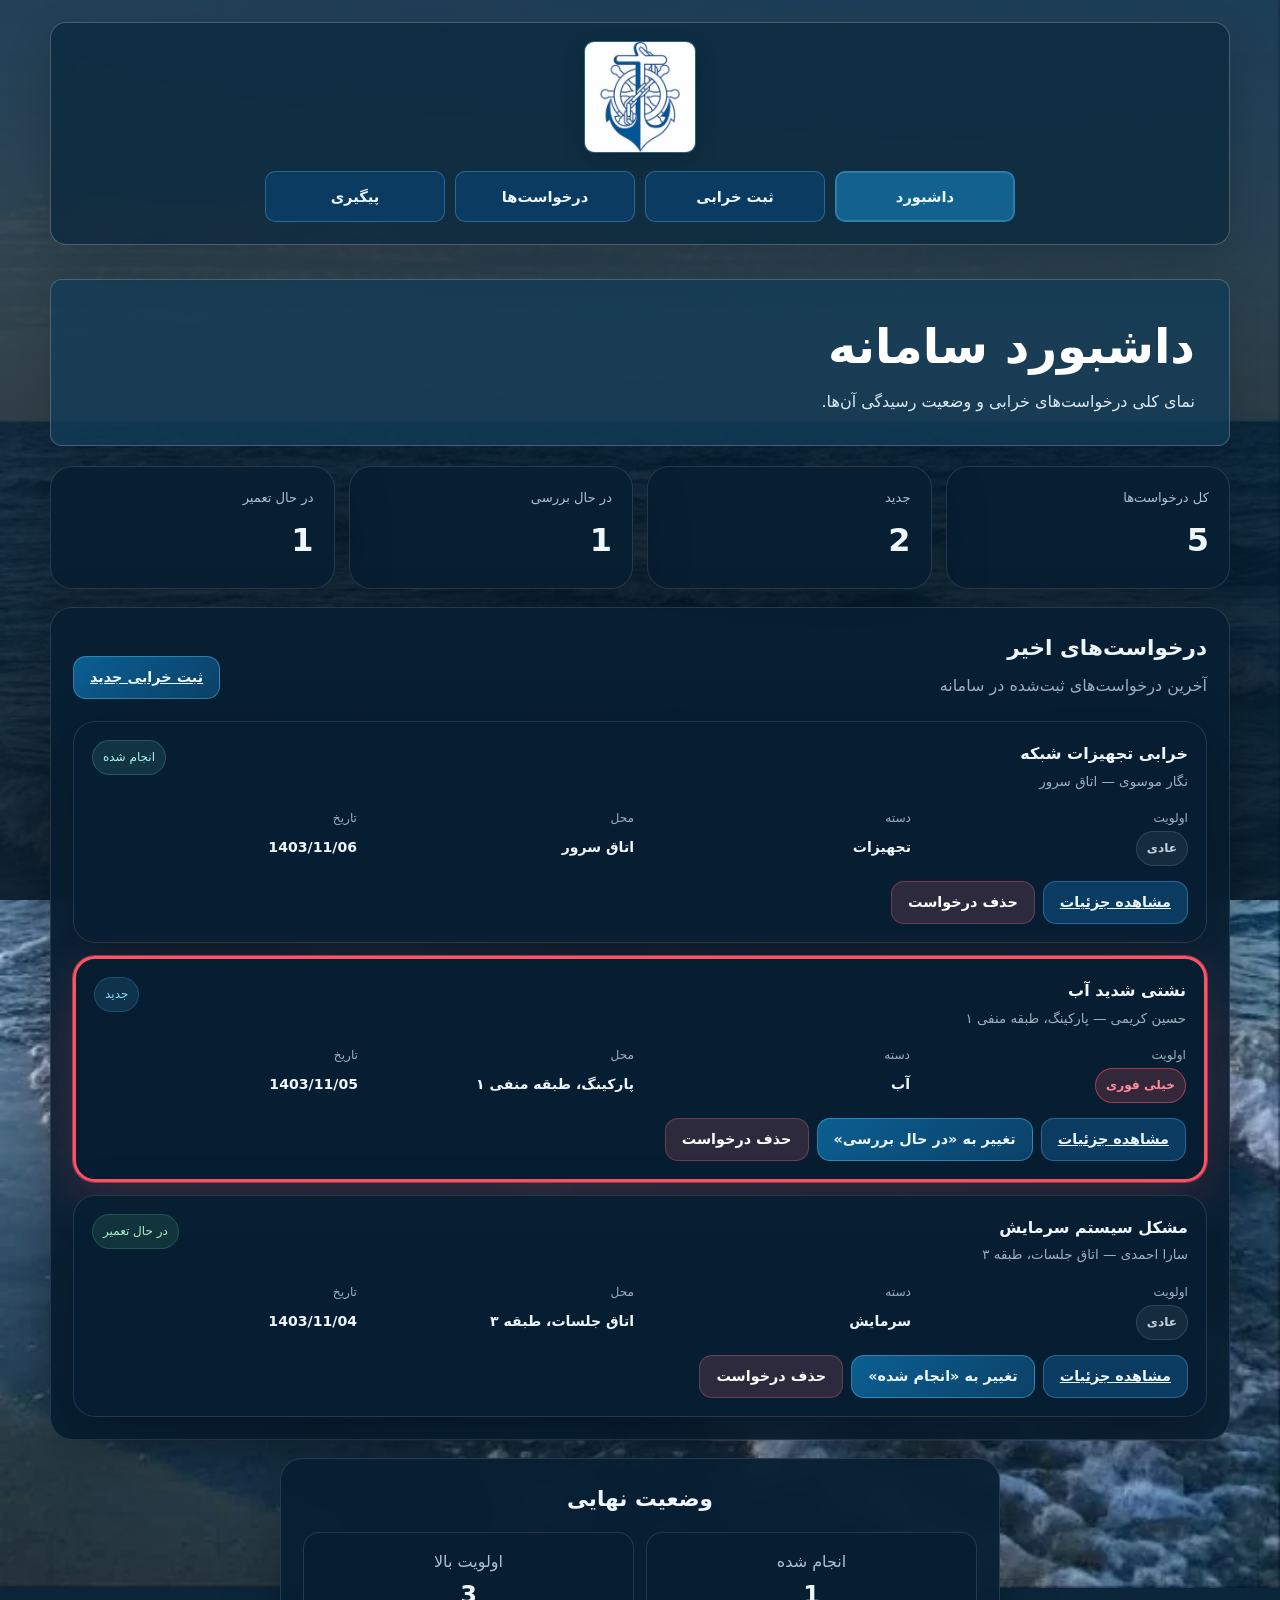
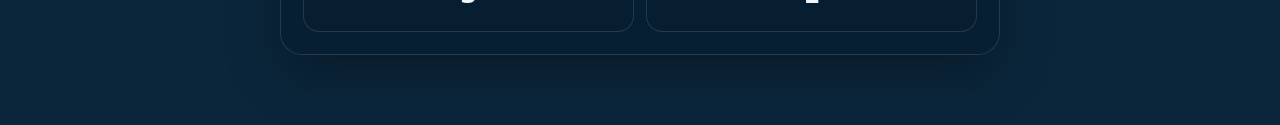
<file: index.html>
<!doctype html>
<html lang="fa" dir="rtl">
<head>
<meta charset="utf-8"><meta name="viewport" content="width=device-width,initial-scale=1">
<title>داشبورد | سامانه ثبت و پیگیری خرابی</title>
<link rel="stylesheet" href="css/style.css">
</head>
<body>
<header class="header">
  <a class="brand" href="index.html" aria-label="صفحه اصلی"><span class="brand-mark"><img src="logo.png" alt="لوگوی سازمان بنادر و دریانوردی"></span></a>
  <nav class="nav" aria-label="ناوبری اصلی"><a class="active" href="index.html"><span>داشبورد</span></a><a class="" href="register.html"><span>ثبت خرابی</span></a><a class="" href="requests.html"><span>درخواست‌ها</span></a><a class="" href="tracking.html"><span>پیگیری</span></a></nav>
</header>
<main><div class="container">
<section class="hero"><h1>داشبورد سامانه</h1><p class="lead">نمای کلی درخواست‌های خرابی و وضعیت رسیدگی آن‌ها.</p></section>
<section class="stats">
<div class="stat"><div class="label">کل درخواست‌ها</div><div class="value" id="countTotal">0</div></div>
<div class="stat"><div class="label">جدید</div><div class="value" id="countNew">0</div></div>
<div class="stat"><div class="label">در حال بررسی</div><div class="value" id="countReview">0</div></div>
<div class="stat"><div class="label">در حال تعمیر</div><div class="value" id="countRepair">0</div></div>
</section>
<section class="panel" style="margin-top:18px"><div class="page-head"><div><h2>درخواست‌های اخیر</h2><p class="lead">آخرین درخواست‌های ثبت‌شده در سامانه</p></div><a class="btn" href="register.html">ثبت خرابی جدید</a></div><div id="recentList" class="request-list"></div></section>
<section class="final-status-wrap" style="margin-top:18px"><div class="panel final-status"><h2>وضعیت نهایی</h2><div class="mini-grid" style="margin-top:14px"><div class="mini"><span class="label">انجام شده</span><strong id="countDone" style="font-size:1.5rem;display:block">0</strong></div><div class="mini"><span class="label">اولویت بالا</span><strong id="highCount" style="font-size:1.5rem;display:block">-</strong></div></div></div></section>
</div></main>
<script src="js/script.js"></script>
</body>
</html>
</file>
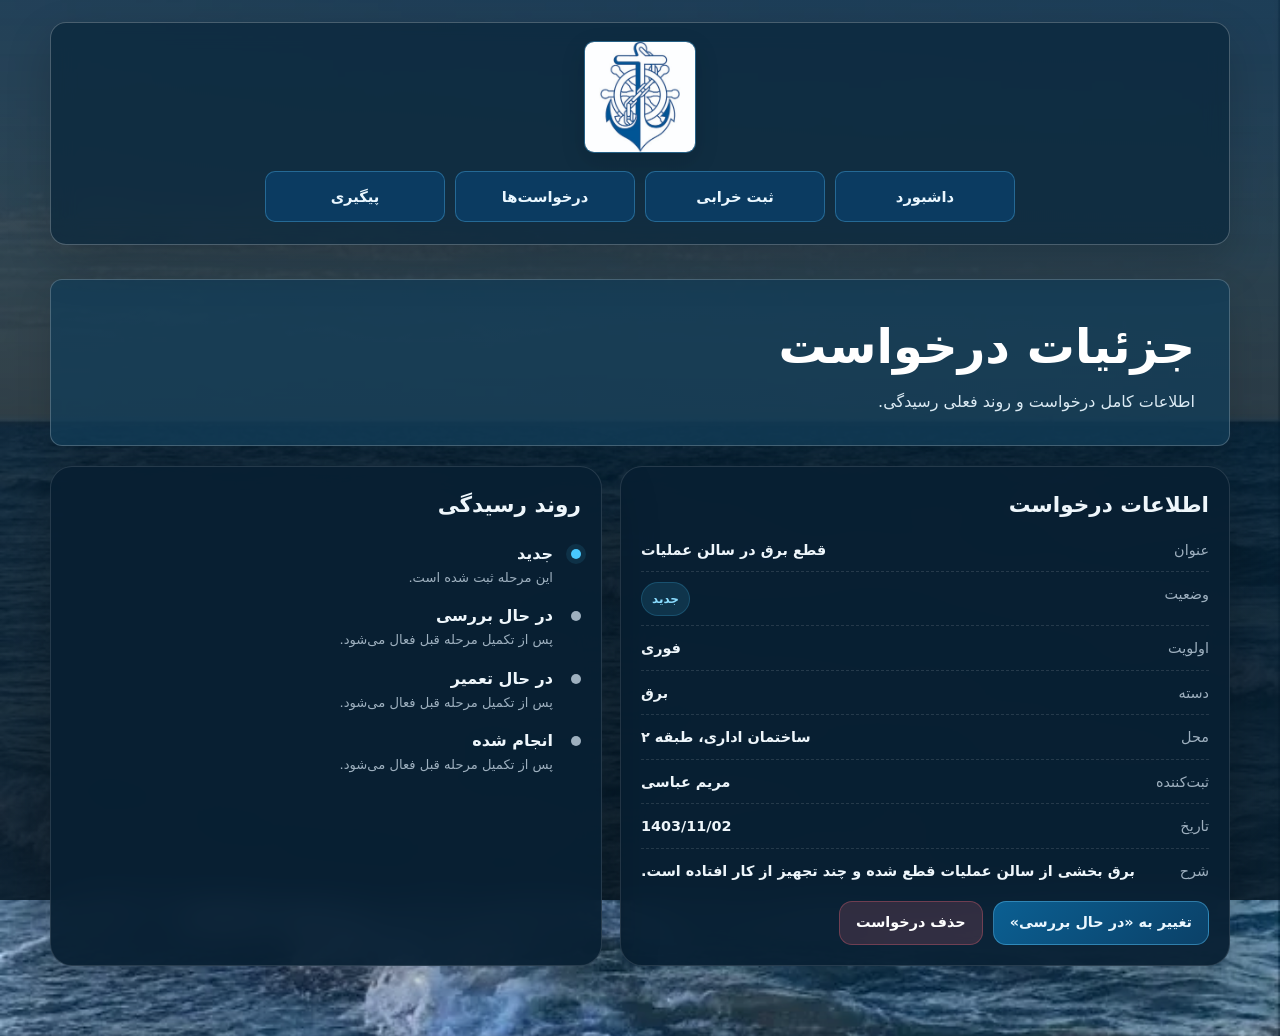
<file: details.html>
<!doctype html>
<html lang="fa" dir="rtl">
<head>
<meta charset="utf-8"><meta name="viewport" content="width=device-width,initial-scale=1">
<title>جزئیات درخواست | سامانه ثبت و پیگیری خرابی</title>
<link rel="stylesheet" href="css/style.css">
</head>
<body>
<header class="header">
  <a class="brand" href="index.html" aria-label="صفحه اصلی"><span class="brand-mark"><img src="logo.png" alt="لوگوی سازمان بنادر و دریانوردی"></span></a>
  <nav class="nav" aria-label="ناوبری اصلی"><a class="" href="index.html"><span>داشبورد</span></a><a class="" href="register.html"><span>ثبت خرابی</span></a><a class="" href="requests.html"><span>درخواست‌ها</span></a><a class="" href="tracking.html"><span>پیگیری</span></a></nav>
</header>
<main><div class="container">
<section class="hero"><h1>جزئیات درخواست</h1><p class="lead">اطلاعات کامل درخواست و روند فعلی رسیدگی.</p></section>
<div id="detailsHost"></div>
</div></main>
<script src="js/script.js"></script>
</body>
</html>
</file>
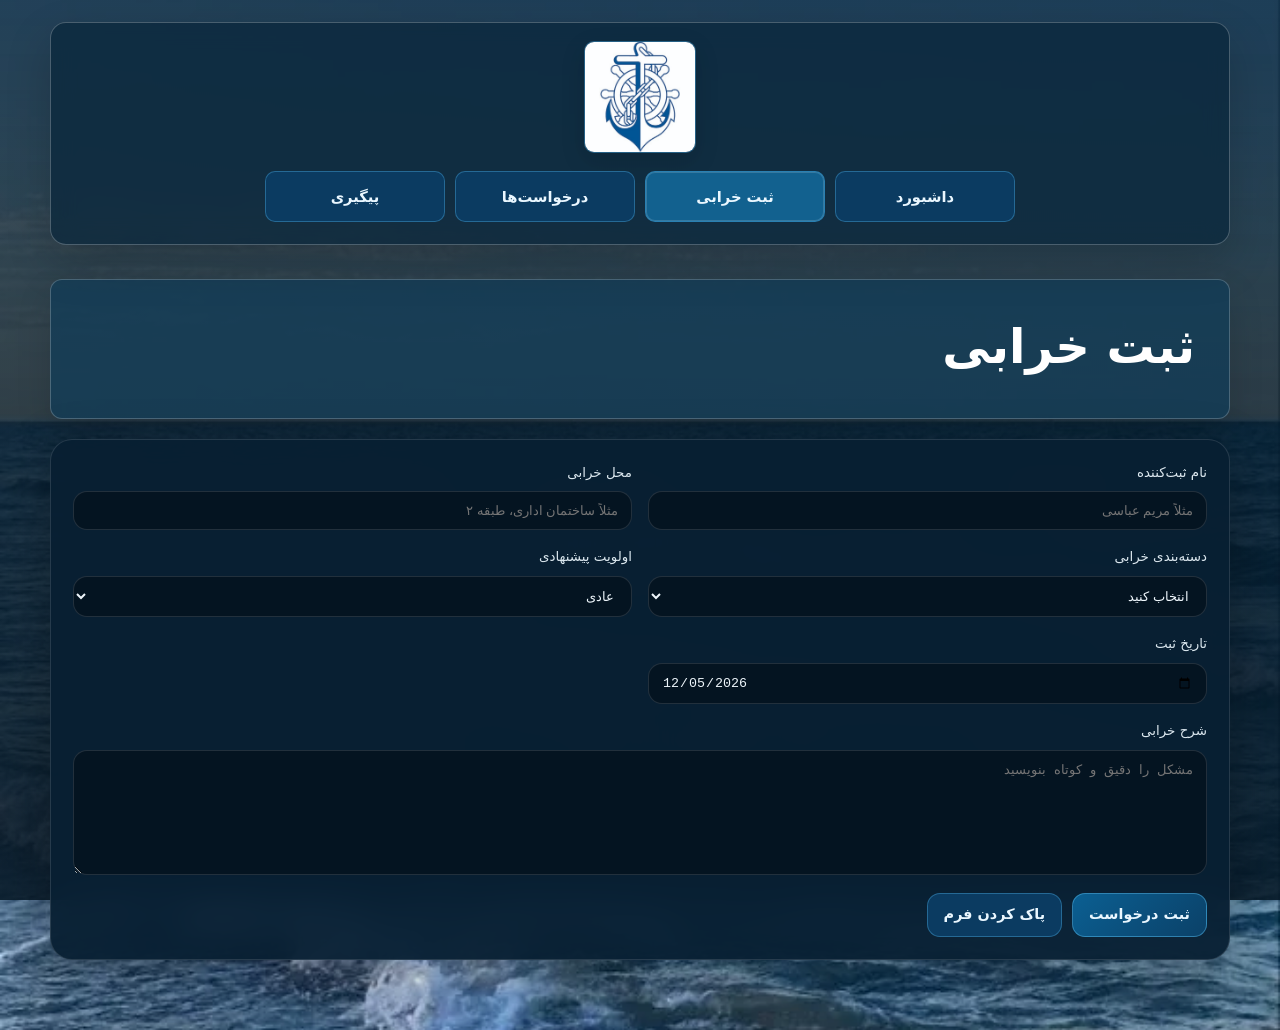
<file: register.html>
<!doctype html>
<html lang="fa" dir="rtl">
<head>
<meta charset="utf-8"><meta name="viewport" content="width=device-width,initial-scale=1">
<title>ثبت خرابی | سامانه ثبت و پیگیری خرابی</title>
<link rel="stylesheet" href="css/style.css">
</head>
<body>
<header class="header">
  <a class="brand" href="index.html" aria-label="صفحه اصلی"><span class="brand-mark"><img src="logo.png" alt="لوگوی سازمان بنادر و دریانوردی"></span></a>
  <nav class="nav" aria-label="ناوبری اصلی"><a class="" href="index.html"><span>داشبورد</span></a><a class="active" href="register.html"><span>ثبت خرابی</span></a><a class="" href="requests.html"><span>درخواست‌ها</span></a><a class="" href="tracking.html"><span>پیگیری</span></a></nav>
</header>
<main><div class="container">
<section class="hero"><h1>ثبت خرابی</h1></section>
<section class="panel"><form id="requestForm">
<div class="form-grid">
<div class="field"><label for="requester">نام ثبت‌کننده</label><input id="requester" name="requester" type="text" placeholder="مثلاً مریم عباسی"></div>
<div class="field"><label for="location">محل خرابی</label><input id="location" name="location" type="text" placeholder="مثلاً ساختمان اداری، طبقه ۲"></div>
<div class="field"><label for="category">دسته‌بندی خرابی</label><select id="category" name="category"><option value="">انتخاب کنید</option><option>برق</option><option>آب</option><option>آسانسور</option><option>سرمایش</option><option>تجهیزات</option></select></div>
<div class="field"><label for="priority">اولویت پیشنهادی</label><select id="priority" name="priority"><option>عادی</option><option>فوری</option><option>خیلی فوری</option></select></div>
<div class="field"><label for="date">تاریخ ثبت</label><input id="date" name="date" type="date"></div>
<div class="field full"><label for="description">شرح خرابی</label><textarea id="description" name="description" placeholder="مشکل را دقیق و کوتاه بنویسید"></textarea></div>
</div><div class="actions"><button class="btn" type="submit">ثبت درخواست</button><button class="btn secondary" type="reset">پاک کردن فرم</button></div>

</form></section>
</div></main>
<script src="js/script.js"></script>
</body>
</html>
</file>
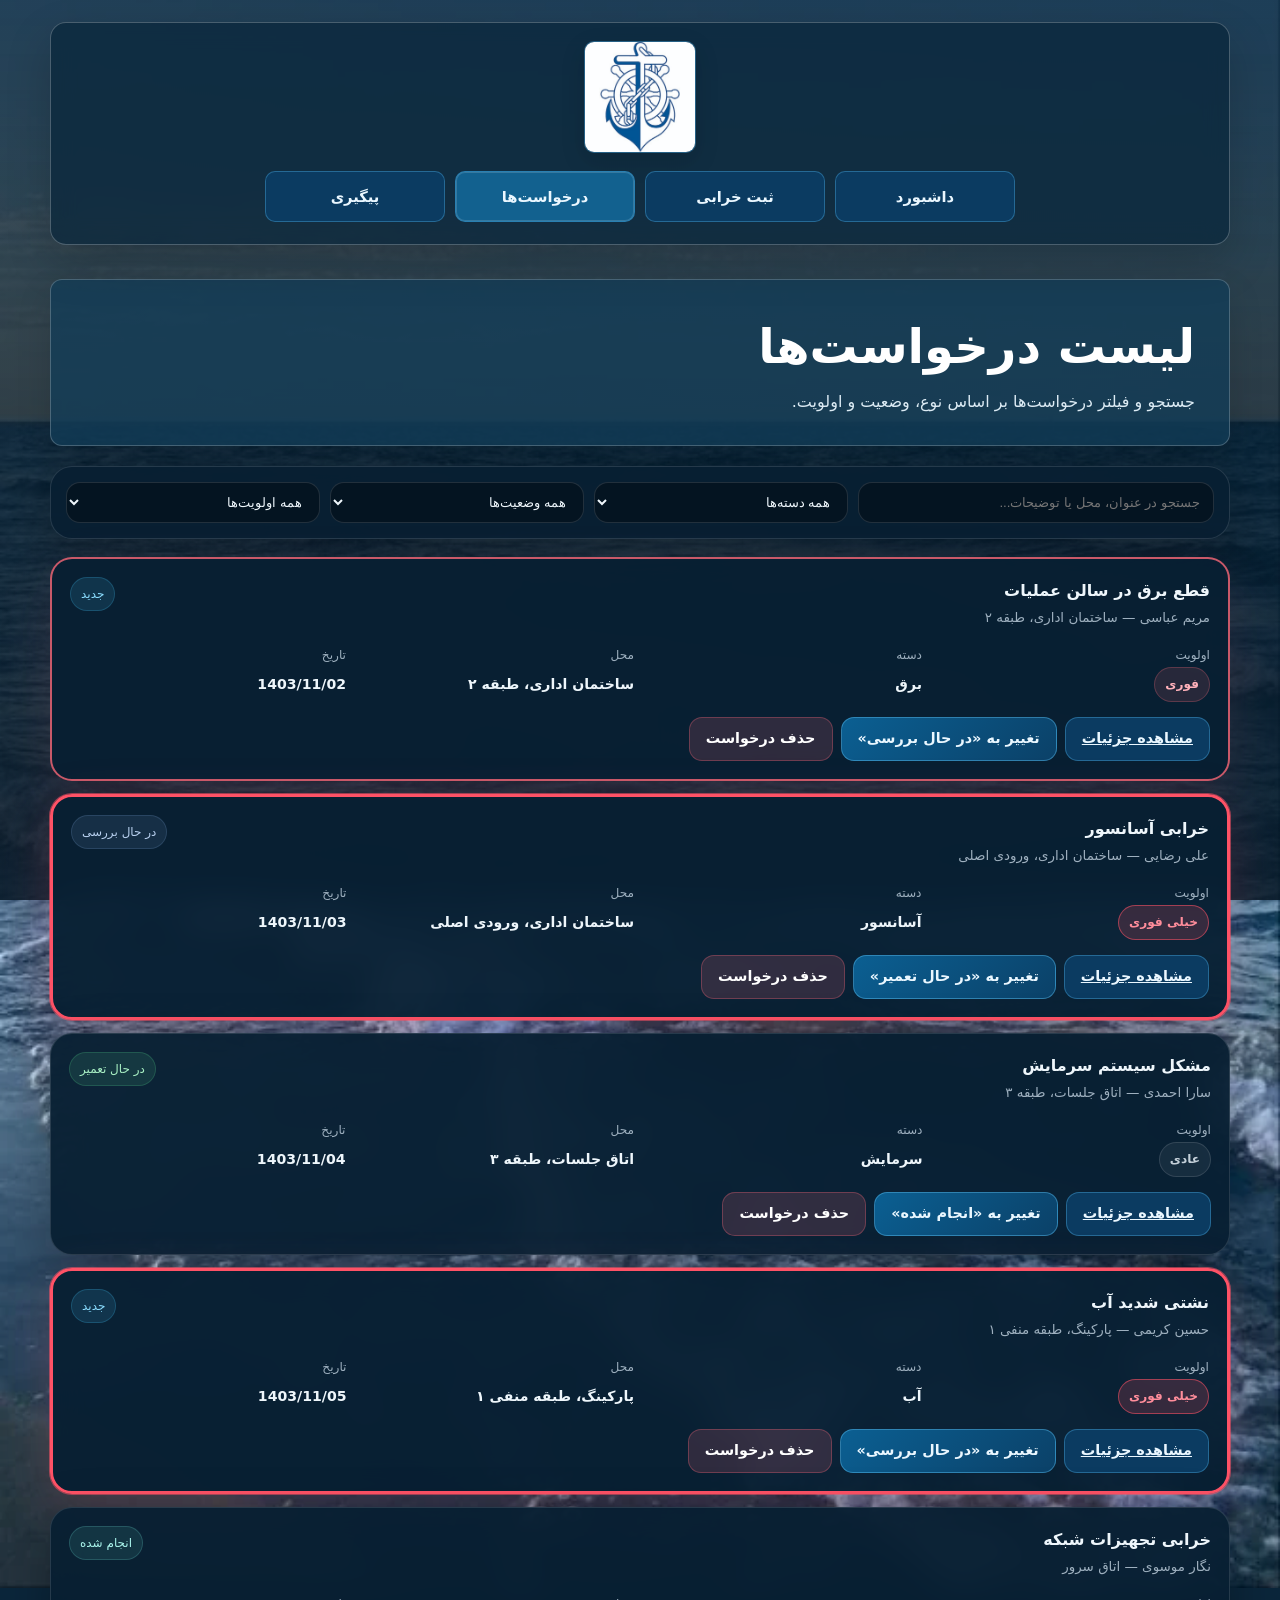
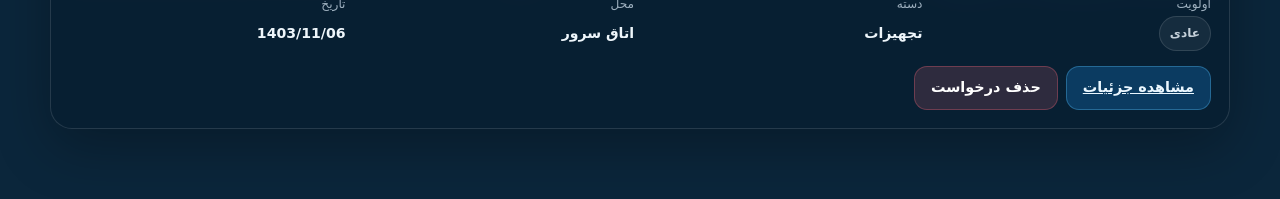
<file: requests.html>
<!doctype html>
<html lang="fa" dir="rtl">
<head>
<meta charset="utf-8"><meta name="viewport" content="width=device-width,initial-scale=1">
<title>لیست درخواست‌ها | سامانه ثبت و پیگیری خرابی</title>
<link rel="stylesheet" href="css/style.css">
</head>
<body>
<header class="header">
  <a class="brand" href="index.html" aria-label="صفحه اصلی"><span class="brand-mark"><img src="logo.png" alt="لوگوی سازمان بنادر و دریانوردی"></span></a>
  <nav class="nav" aria-label="ناوبری اصلی"><a class="" href="index.html"><span>داشبورد</span></a><a class="" href="register.html"><span>ثبت خرابی</span></a><a class="active" href="requests.html"><span>درخواست‌ها</span></a><a class="" href="tracking.html"><span>پیگیری</span></a></nav>
</header>
<main><div class="container">
<section class="hero"><h1>لیست درخواست‌ها</h1><p class="lead">جستجو و فیلتر درخواست‌ها بر اساس نوع، وضعیت و اولویت.</p></section>
<section class="filterbar">
<input id="searchInput" type="search" placeholder="جستجو در عنوان، محل یا توضیحات...">
<select id="categoryFilter"><option value="all">همه دسته‌ها</option><option>برق</option><option>آب</option><option>آسانسور</option><option>سرمایش</option><option>تجهیزات</option></select>
<select id="statusFilter"><option value="all">همه وضعیت‌ها</option><option value="new">جدید</option><option value="review">در حال بررسی</option><option value="repair">در حال تعمیر</option><option value="done">انجام شده</option></select>
<select id="priorityFilter"><option value="all">همه اولویت‌ها</option><option>عادی</option><option>فوری</option><option>خیلی فوری</option></select>
</section>
<section id="requestList" class="request-list"></section>
</div></main>
<script src="js/script.js"></script>
</body>
</html>
</file>
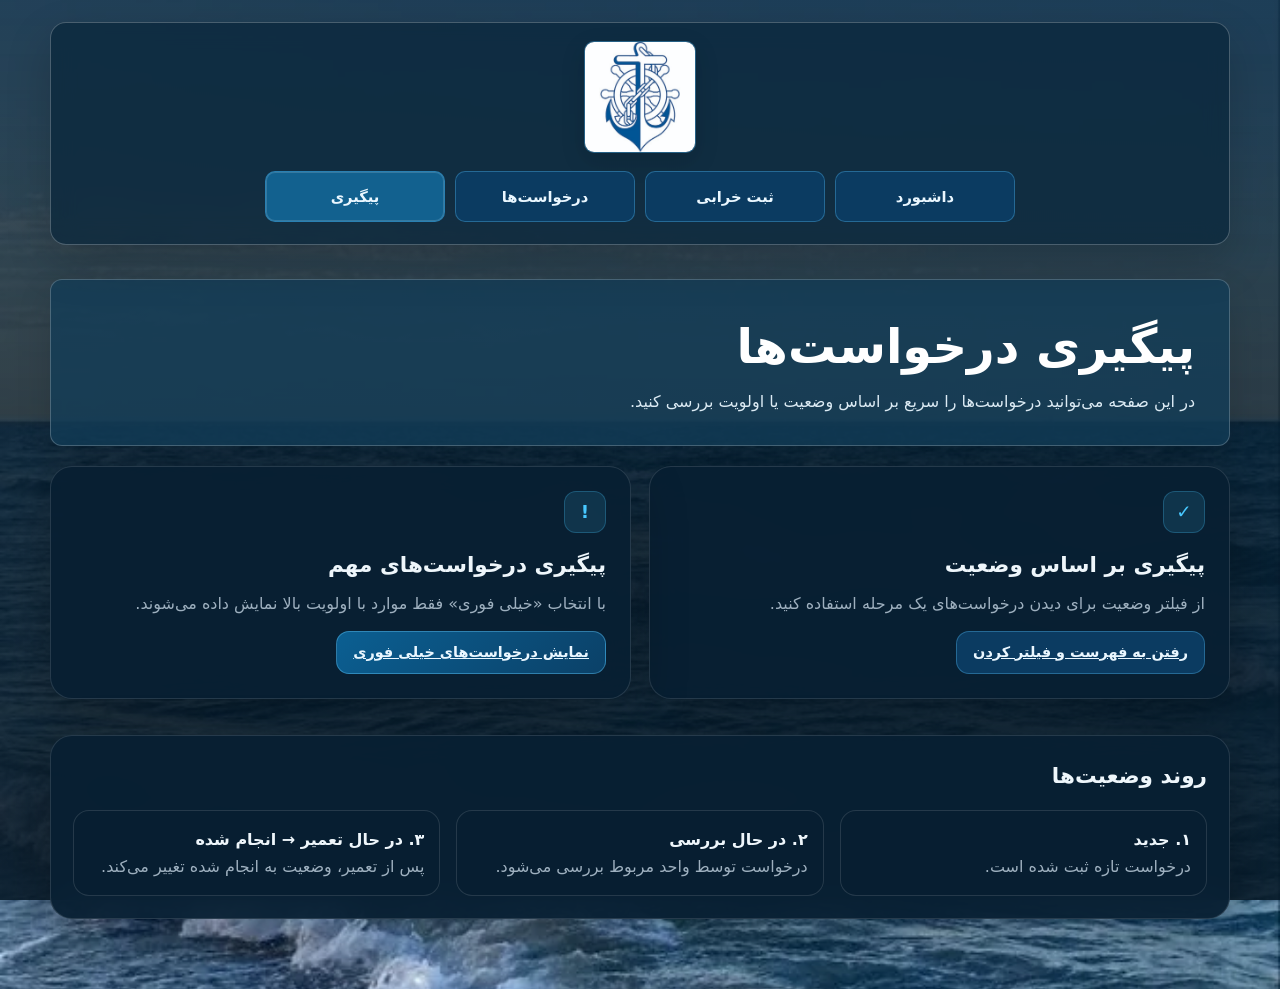
<file: tracking.html>
<!doctype html>
<html lang="fa" dir="rtl">
<head>
<meta charset="utf-8"><meta name="viewport" content="width=device-width,initial-scale=1">
<title>پیگیری | سامانه ثبت و پیگیری خرابی</title>
<link rel="stylesheet" href="css/style.css">
</head>
<body>
<header class="header">
  <a class="brand" href="index.html" aria-label="صفحه اصلی"><span class="brand-mark"><img src="logo.png" alt="لوگوی سازمان بنادر و دریانوردی"></span></a>
  <nav class="nav" aria-label="ناوبری اصلی"><a class="" href="index.html"><span>داشبورد</span></a><a class="" href="register.html"><span>ثبت خرابی</span></a><a class="" href="requests.html"><span>درخواست‌ها</span></a><a class="active" href="tracking.html"><span>پیگیری</span></a></nav>
</header>
<main><div class="container">
<section class="hero"><h1>پیگیری درخواست‌ها</h1><p class="lead">در این صفحه می‌توانید درخواست‌ها را سریع بر اساس وضعیت یا اولویت بررسی کنید.</p></section>
<section class="grid-2 tracking-options">
<div class="panel tracking-card">
  <div class="tracking-icon">✓</div>
  <div>
    <h2>پیگیری بر اساس وضعیت</h2>
    <p class="lead">از فیلتر وضعیت برای دیدن درخواست‌های یک مرحله استفاده کنید.</p>
  </div>
  <a class="btn secondary" href="requests.html?status=new">رفتن به فهرست و فیلتر کردن</a>
</div>
<div class="panel tracking-card">
  <div class="tracking-icon">!</div>
  <div>
    <h2>پیگیری درخواست‌های مهم</h2>
    <p class="lead">با انتخاب «خیلی فوری» فقط موارد با اولویت بالا نمایش داده می‌شوند.</p>
  </div>
  <a class="btn" href="requests.html?priority=%D8%AE%DB%8C%D9%84%DB%8C%20%D9%81%D9%88%D8%B1%DB%8C">نمایش درخواست‌های خیلی فوری</a>
</div>
</section>
<section class="actions tracking-actions">
  
  
</section>
<section class="panel" style="margin-top:18px"><h2>روند وضعیت‌ها</h2><div class="grid-3" style="margin-top:15px">
<div class="mini"><strong>۱. جدید</strong><p class="lead">درخواست تازه ثبت شده است.</p></div>
<div class="mini"><strong>۲. در حال بررسی</strong><p class="lead">درخواست توسط واحد مربوط بررسی می‌شود.</p></div>
<div class="mini"><strong>۳. در حال تعمیر → انجام شده</strong><p class="lead">پس از تعمیر، وضعیت به انجام شده تغییر می‌کند.</p></div>
</div></section>
</div></main>
<script src="js/script.js"></script>
</body>
</html>
</file>
<file: css/style.css>
:root{
  --bg:#07111b;--bg2:#0c1b29;--surface:rgba(8,31,50,.96);--surface2:rgba(12,48,74,.96);
  --line:rgba(255,255,255,.12);--text:#eef6fb;--muted:#9eb0bf;--accent:#48c8ff;
  --accent2:#6ee7d8;--danger:#ff6b7a;--warning:#ffc857;--success:#58d68d;
  --shadow:0 18px 55px rgba(0,0,0,.28);--radius:22px;
}
*{box-sizing:border-box}
html{scroll-behavior:smooth}
body{
  margin:0;min-height:100vh;color:var(--text);
  font-family:system-ui,-apple-system,BlinkMacSystemFont,"Segoe UI","Tahoma","Vazirmatn","IRANSans",sans-serif;
  line-height:1.7;background:#0b263b url("../maritime-background.webp") center/cover fixed no-repeat;
  position:relative;overflow-x:hidden;
}
body::before{content:"";position:fixed;inset:0;background:linear-gradient(180deg,rgba(7,31,49,.78),rgba(7,25,39,.88));z-index:-1}
a{color:inherit}.container{width:min(1180px,calc(100% - 32px));margin:auto}
.header{
  width:min(1180px,calc(100% - 32px));margin:22px auto 0;padding:18px 24px 22px;
  display:flex;flex-direction:column;align-items:center;gap:18px;
  background:rgba(9,38,59,.72);border:1px solid rgba(255,255,255,.24);border-radius:16px;
  backdrop-filter:blur(12px);-webkit-backdrop-filter:blur(12px);box-shadow:0 18px 45px rgba(0,0,0,.18)
}
.brand{display:flex;flex-direction:column;align-items:center;gap:8px;text-decoration:none;white-space:nowrap}
.brand-mark{width:112px;height:112px;border-radius:10px;display:grid;place-items:center;background:#0b304d;border:1px solid rgba(91,190,240,.35);overflow:hidden;box-shadow:0 8px 25px rgba(0,0,0,.14)}
.brand-mark img{width:100%;height:100%;object-fit:contain}
.brand-text{display:none}
.nav{display:flex;align-items:center;justify-content:center;gap:10px;flex-wrap:nowrap;width:100%}
.nav a{font-family:inherit;font-size:.92rem;min-width:180px;display:flex;align-items:center;justify-content:center;gap:8px;text-decoration:none;color:#fff;padding:12px 18px;border-radius:10px;background:#0b3b61;border:1px solid rgba(80,180,235,.38);transition:.25s;font-weight:750}
.nav a:hover{background:#0f527f;transform:translateY(-1px)}
.nav a.active{background:#12618f;box-shadow:inset 0 0 0 1px rgba(255,255,255,.15)}
main{padding:34px 0 70px}.hero{background:rgba(18,61,88,.78);border:1px solid rgba(255,255,255,.22);border-radius:12px;padding:30px 34px;margin-bottom:20px;color:#fff;box-shadow:0 14px 35px rgba(0,0,0,.14)}.eyebrow{color:var(--accent);font-size:.82rem;font-weight:700}
h1{font-size:clamp(1.8rem,4vw,3rem);line-height:1.2;margin:8px 0 12px}h2{margin:0 0 6px;font-size:1.35rem}h3{margin:0;font-size:1rem}
.lead{color:var(--muted);max-width:720px;margin:0}.hero .lead{color:#dcebf4}.page-head{display:flex;justify-content:space-between;align-items:end;gap:18px;margin-bottom:22px}
.panel,.stat,.request-card,.detail-block,.filterbar{
  background:rgba(8,31,50,.94);color:var(--text);border:1px solid var(--line);border-radius:var(--radius);
  box-shadow:var(--shadow);backdrop-filter:blur(16px);-webkit-backdrop-filter:blur(16px)}
.panel{padding:22px}.stats{display:grid;grid-template-columns:repeat(4,1fr);gap:14px}.stat{padding:20px}
.stat .label{color:var(--muted);font-size:.82rem}.stat .value{font-size:2rem;font-weight:800;margin-top:4px}
.grid-2{display:grid;grid-template-columns:1fr 1fr;gap:18px}.grid-3{display:grid;grid-template-columns:repeat(3,1fr);gap:16px}
.form-grid{display:grid;grid-template-columns:1fr 1fr;gap:16px}.field{display:grid;gap:7px}.field.full{grid-column:1/-1}
label{font-size:.84rem;color:#dce8ef}input,select,textarea{
  width:100%;border:1px solid var(--line);background:rgba(3,12,20,.55);color:var(--text);
  border-radius:14px;padding:11px 13px;outline:none}
textarea{min-height:125px;resize:vertical}input:focus,select:focus,textarea:focus{border-color:rgba(72,200,255,.65);box-shadow:0 0 0 3px rgba(72,200,255,.1)}
.actions{display:flex;gap:10px;flex-wrap:wrap;margin-top:18px}.btn{
  border:0;border-radius:13px;padding:10px 16px;cursor:pointer;color:#04111a;font-weight:800;
  background:linear-gradient(135deg,#0b5f92,#0b4168);border:1px solid rgba(91,190,240,.45);color:#eaf7ff;transition:.2s;font-family:inherit;font-size:.9rem;line-height:1.5;font-weight:750}
.btn:hover{transform:translateY(-1px)}.btn.secondary{color:var(--text);background:#0b3b61;border:1px solid rgba(80,180,235,.38)}
.btn.danger{color:white;background:rgba(255,107,122,.16);border:1px solid rgba(255,107,122,.3)}
.notice{margin-top:15px;padding:12px 14px;border-radius:14px;background:rgba(12,72,67,.72);border:1px solid rgba(88,214,141,.3);color:#c8f5db}
.error{background:rgba(255,107,122,.1);border-color:rgba(255,107,122,.3);color:#ffd1d6}
.filterbar{padding:15px;margin-bottom:18px;display:grid;grid-template-columns:1.4fr 1fr 1fr 1fr;gap:10px}
.request-list{display:grid;gap:13px}.request-card{padding:18px}.request-card.urgent{
  border:2px solid rgba(255,107,122,.78);
  box-shadow:0 18px 55px rgba(255,107,122,.12);
}
.request-card.critical{
  border:3px solid #ff5266;
  box-shadow:0 0 0 1px rgba(255,82,102,.55),0 18px 55px rgba(255,82,102,.2);
}
.request-top{display:flex;justify-content:space-between;align-items:flex-start;gap:15px}.request-title{min-width:0}.request-title p{margin:3px 0 0;color:var(--muted);font-size:.84rem}
.badge{display:inline-flex;align-items:center;gap:6px;padding:6px 10px;border-radius:999px;font-size:.75rem;white-space:nowrap;border:1px solid transparent}
.badge.new{background:rgba(72,200,255,.12);color:#8bddff;border-color:rgba(72,200,255,.2)}
.badge.review{background:rgba(120,160,210,.12);color:#b9d1f0;border-color:rgba(120,160,210,.2)}
.badge.repair{background:rgba(88,214,141,.12);color:#a9f1c5;border-color:rgba(88,214,141,.2)}
.badge.done{background:rgba(110,231,216,.1);color:#aaf5ec;border-color:rgba(110,231,216,.2)}
.badge.high,.badge.urgent,.badge.critical{
  background:rgba(255,107,122,.13);color:#ffb1ba;border-color:rgba(255,107,122,.25)
}
.badge.critical{background:rgba(255,82,102,.18);color:#ff8d9b;border-color:rgba(255,82,102,.55)}
.badge.normal{background:rgba(255,255,255,.06);color:#c4d0d9;border-color:var(--line)}
.card-meta{display:grid;grid-template-columns:repeat(4,1fr);gap:12px;margin:15px 0}.kv{display:grid;gap:2px}.kv span{color:var(--muted);font-size:.76rem}.kv strong{font-size:.88rem;overflow-wrap:anywhere}
.card-actions{display:flex;gap:8px;flex-wrap:wrap}.link-btn{background:transparent;color:var(--accent);border:0;cursor:pointer;padding:4px;font:inherit}
.empty{padding:35px;text-align:center;color:var(--muted);border:1px dashed var(--line);border-radius:18px}
.detail-grid{display:grid;grid-template-columns:1.05fr .95fr;gap:18px}.detail-block{padding:20px}.detail-rows{display:grid;gap:10px}.rowline{display:flex;justify-content:space-between;gap:14px;padding-bottom:9px;border-bottom:1px dashed var(--line);font-size:.9rem}.rowline:last-child{border-bottom:0;padding-bottom:0}.rowline span{color:var(--muted)}
.timeline{display:grid;gap:13px}.timeline-item{display:grid;grid-template-columns:18px 1fr;gap:10px}.dot{width:10px;height:10px;border-radius:50%;margin-top:9px;background:var(--muted)}.timeline-item.current .dot{background:var(--accent);box-shadow:0 0 0 5px rgba(72,200,255,.1)}.timeline-item.done .dot{background:var(--success)}
.mini-grid{display:grid;grid-template-columns:repeat(2,1fr);gap:12px}.mini{padding:15px;border:1px solid var(--line);border-radius:16px;background:rgba(9,43,68,.82)}
footer{padding:25px 0;color:var(--muted);font-size:.78rem;text-align:center}
@media(max-width:900px){.nav{width:100%;justify-content:center;flex-wrap:wrap}.stats{grid-template-columns:1fr 1fr}.grid-2,.detail-grid{grid-template-columns:1fr}.filterbar{grid-template-columns:1fr 1fr}.card-meta{grid-template-columns:1fr 1fr}}
@media(max-width:600px){.container{width:min(100% - 20px,1180px)}main{padding-top:28px}.header{width:calc(100% - 20px);top:8px;margin-top:8px}.nav a{min-width:0;flex:1;justify-content:center;font-size:.8rem;padding:8px 7px}.nav{display:grid;grid-template-columns:repeat(2,1fr);gap:5px}.brand{width:100%}.stats,.form-grid,.filterbar,.mini-grid{grid-template-columns:1fr}.field.full{grid-column:auto}.card-meta{grid-template-columns:1fr 1fr}.request-top{flex-direction:column}.page-head{align-items:flex-start;flex-direction:column}}

/* Dark-only theme: no white/light surfaces */
.panel,.stat,.request-card,.detail-block,.filterbar,.mini{background:rgba(8,31,50,.94);}
.nav a,.btn.secondary{color:#eaf7ff;}
.stat .label,.mini .label{color:#a9c3d4;}
select option{background:#092238;color:#eef6fb;}

.final-status-wrap{display:flex;justify-content:center}.final-status{width:min(720px,100%);text-align:center}.final-status .mini-grid{grid-template-columns:repeat(2,1fr)}
@media(max-width:600px){.final-status .mini-grid{grid-template-columns:1fr}}

/* Tracking page */
.tracking-options{align-items:stretch}
.tracking-card{display:flex;flex-direction:column;gap:14px;padding:24px}
.tracking-card .btn{align-self:flex-start;margin-top:auto}
.tracking-icon{width:42px;height:42px;border-radius:12px;display:grid;place-items:center;background:rgba(72,200,255,.12);border:1px solid rgba(72,200,255,.25);color:var(--accent);font-weight:900;font-size:1.15rem}
.tracking-actions{justify-content:center}
@media(max-width:900px){.tracking-card .btn{align-self:stretch;text-align:center}}
</file>
